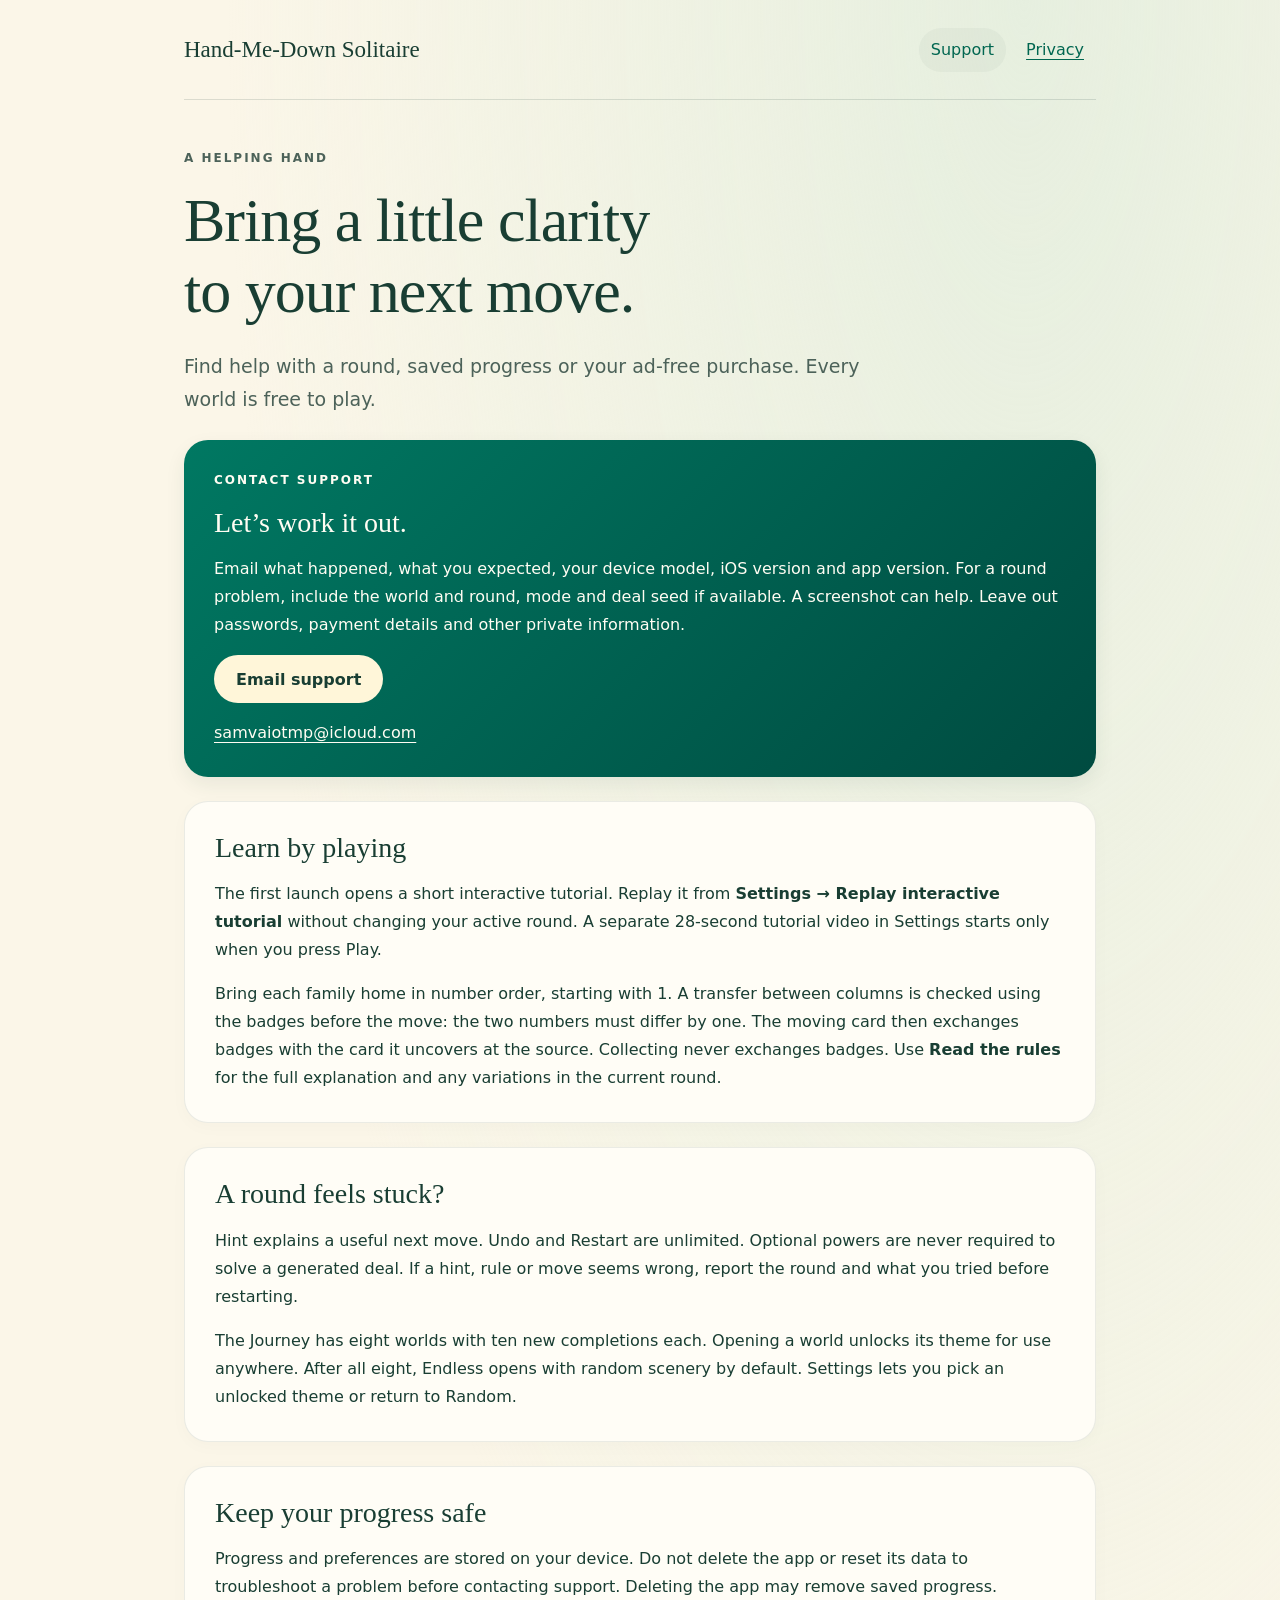
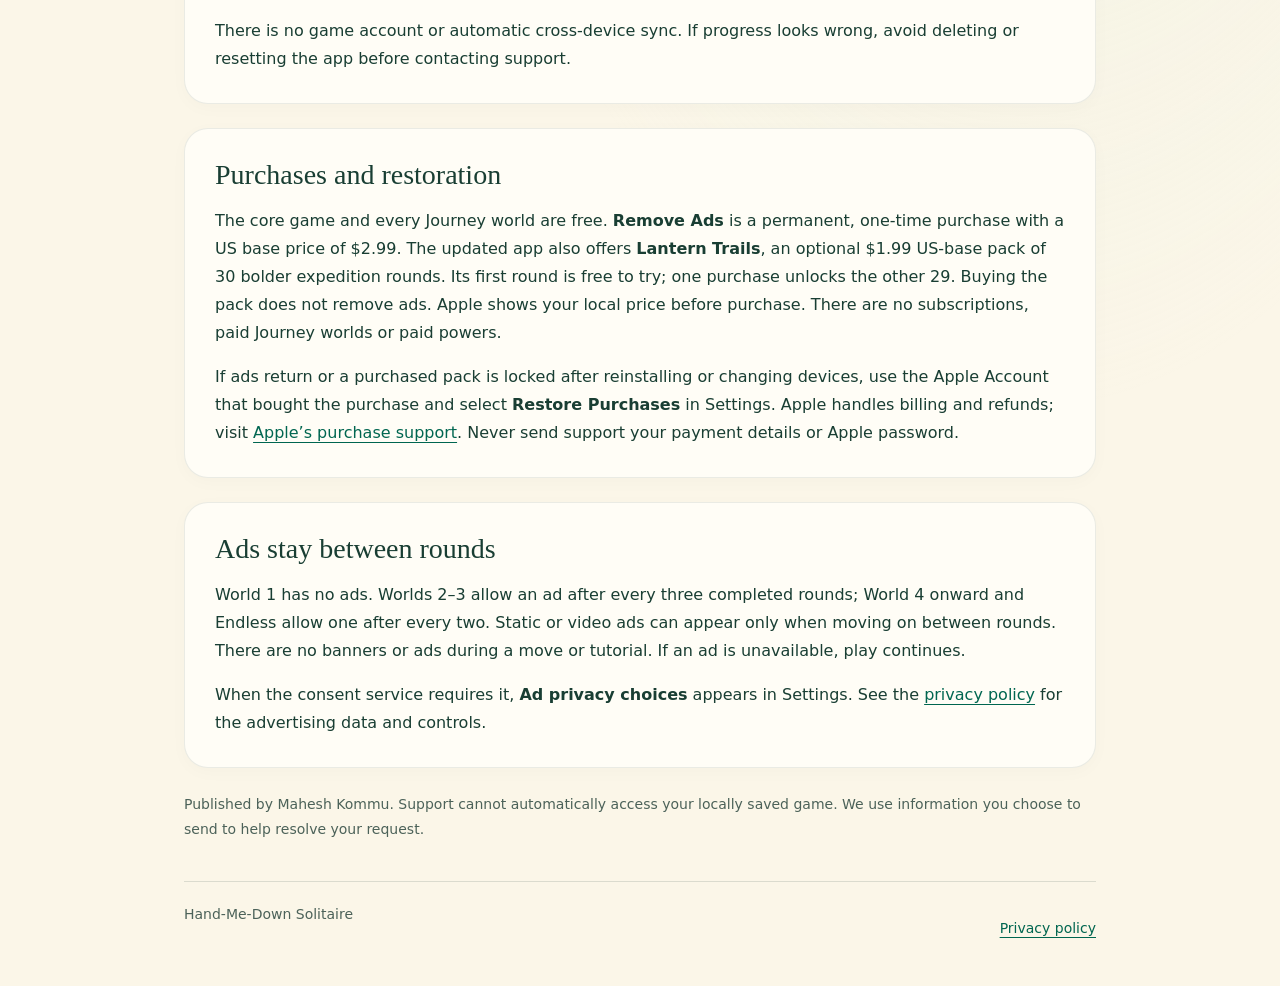
<file: index.html>
<!doctype html>
<html lang="en"><head><meta charset="utf-8"><meta name="viewport" content="width=device-width,initial-scale=1"><title>Support · Hand-Me-Down Solitaire</title><meta name="description" content="Help with Hand-Me-Down Solitaire: rules, saved progress, tutorials, purchases and ad choices."><meta name="theme-color" content="#006650"><link rel="canonical" href="https://samvaio00.github.io/hand-me-down-support/"><link rel="stylesheet" href="site.css"></head><body><a class="skip" href="#main">Skip to content</a><div class="shell"><header><a class="brand" href="./">Hand-Me-Down Solitaire</a><nav aria-label="Support pages"><a href="./" aria-current="page">Support</a><a href="privacy.html">Privacy</a></nav></header><main id="main"><p class="eyebrow">A helping hand</p><h1>Bring a little clarity<br>to your next move.</h1><p class="intro">Find help with a round, saved progress or your ad-free purchase. Every world is free to play.</p>
<section class="hero" aria-labelledby="contact"><p class="eyebrow">Contact support</p><h2 id="contact">Let’s work it out.</h2><p>Email what happened, what you expected, your device model, iOS version and app version. For a round problem, include the world and round, mode and deal seed if available. A screenshot can help. Leave out passwords, payment details and other private information.</p><a class="button" href="mailto:samvaiotmp@icloud.com?subject=Hand-Me-Down%20Solitaire%20support">Email support</a><p style="margin-top:16px;margin-bottom:0"><a href="mailto:samvaiotmp@icloud.com">samvaiotmp@icloud.com</a></p></section>
<section class="card"><h2>Learn by playing</h2><p>The first launch opens a short interactive tutorial. Replay it from <strong>Settings → Replay interactive tutorial</strong> without changing your active round. A separate 28-second tutorial video in Settings starts only when you press Play.</p><p>Bring each family home in number order, starting with 1. A transfer between columns is checked using the badges before the move: the two numbers must differ by one. The moving card then exchanges badges with the card it uncovers at the source. Collecting never exchanges badges. Use <strong>Read the rules</strong> for the full explanation and any variations in the current round.</p></section>
<section class="card"><h2>A round feels stuck?</h2><p>Hint explains a useful next move. Undo and Restart are unlimited. Optional powers are never required to solve a generated deal. If a hint, rule or move seems wrong, report the round and what you tried before restarting.</p><p>The Journey has eight worlds with ten new completions each. Opening a world unlocks its theme for use anywhere. After all eight, Endless opens with random scenery by default. Settings lets you pick an unlocked theme or return to Random.</p></section>
<section class="card"><h2>Keep your progress safe</h2><p>Progress and preferences are stored on your device. Do not delete the app or reset its data to troubleshoot a problem before contacting support. Deleting the app may remove saved progress.</p><p>There is no game account or automatic cross-device sync. If progress looks wrong, avoid deleting or resetting the app before contacting support.</p></section>
<section class="card"><h2>Purchases and restoration</h2><p>The core game and every Journey world are free. <strong>Remove Ads</strong> is a permanent, one-time purchase with a US base price of $2.99. The updated app also offers <strong>Lantern Trails</strong>, an optional $1.99 US-base pack of 30 bolder expedition rounds. Its first round is free to try; one purchase unlocks the other 29. Buying the pack does not remove ads. Apple shows your local price before purchase. There are no subscriptions, paid Journey worlds or paid powers.</p><p>If ads return or a purchased pack is locked after reinstalling or changing devices, use the Apple Account that bought the purchase and select <strong>Restore Purchases</strong> in Settings. Apple handles billing and refunds; visit <a href="https://reportaproblem.apple.com/">Apple’s purchase support</a>. Never send support your payment details or Apple password.</p></section>
<section class="card"><h2>Ads stay between rounds</h2><p>World 1 has no ads. Worlds 2–3 allow an ad after every three completed rounds; World 4 onward and Endless allow one after every two. Static or video ads can appear only when moving on between rounds. There are no banners or ads during a move or tutorial. If an ad is unavailable, play continues.</p><p>When the consent service requires it, <strong>Ad privacy choices</strong> appears in Settings. See the <a href="privacy.html#advertising">privacy policy</a> for the advertising data and controls.</p></section>
<p class="note">Published by Mahesh Kommu. Support cannot automatically access your locally saved game. We use information you choose to send to help resolve your request.</p></main><footer><span>Hand-Me-Down Solitaire</span><a href="privacy.html">Privacy policy</a></footer></div></body></html>
</file>
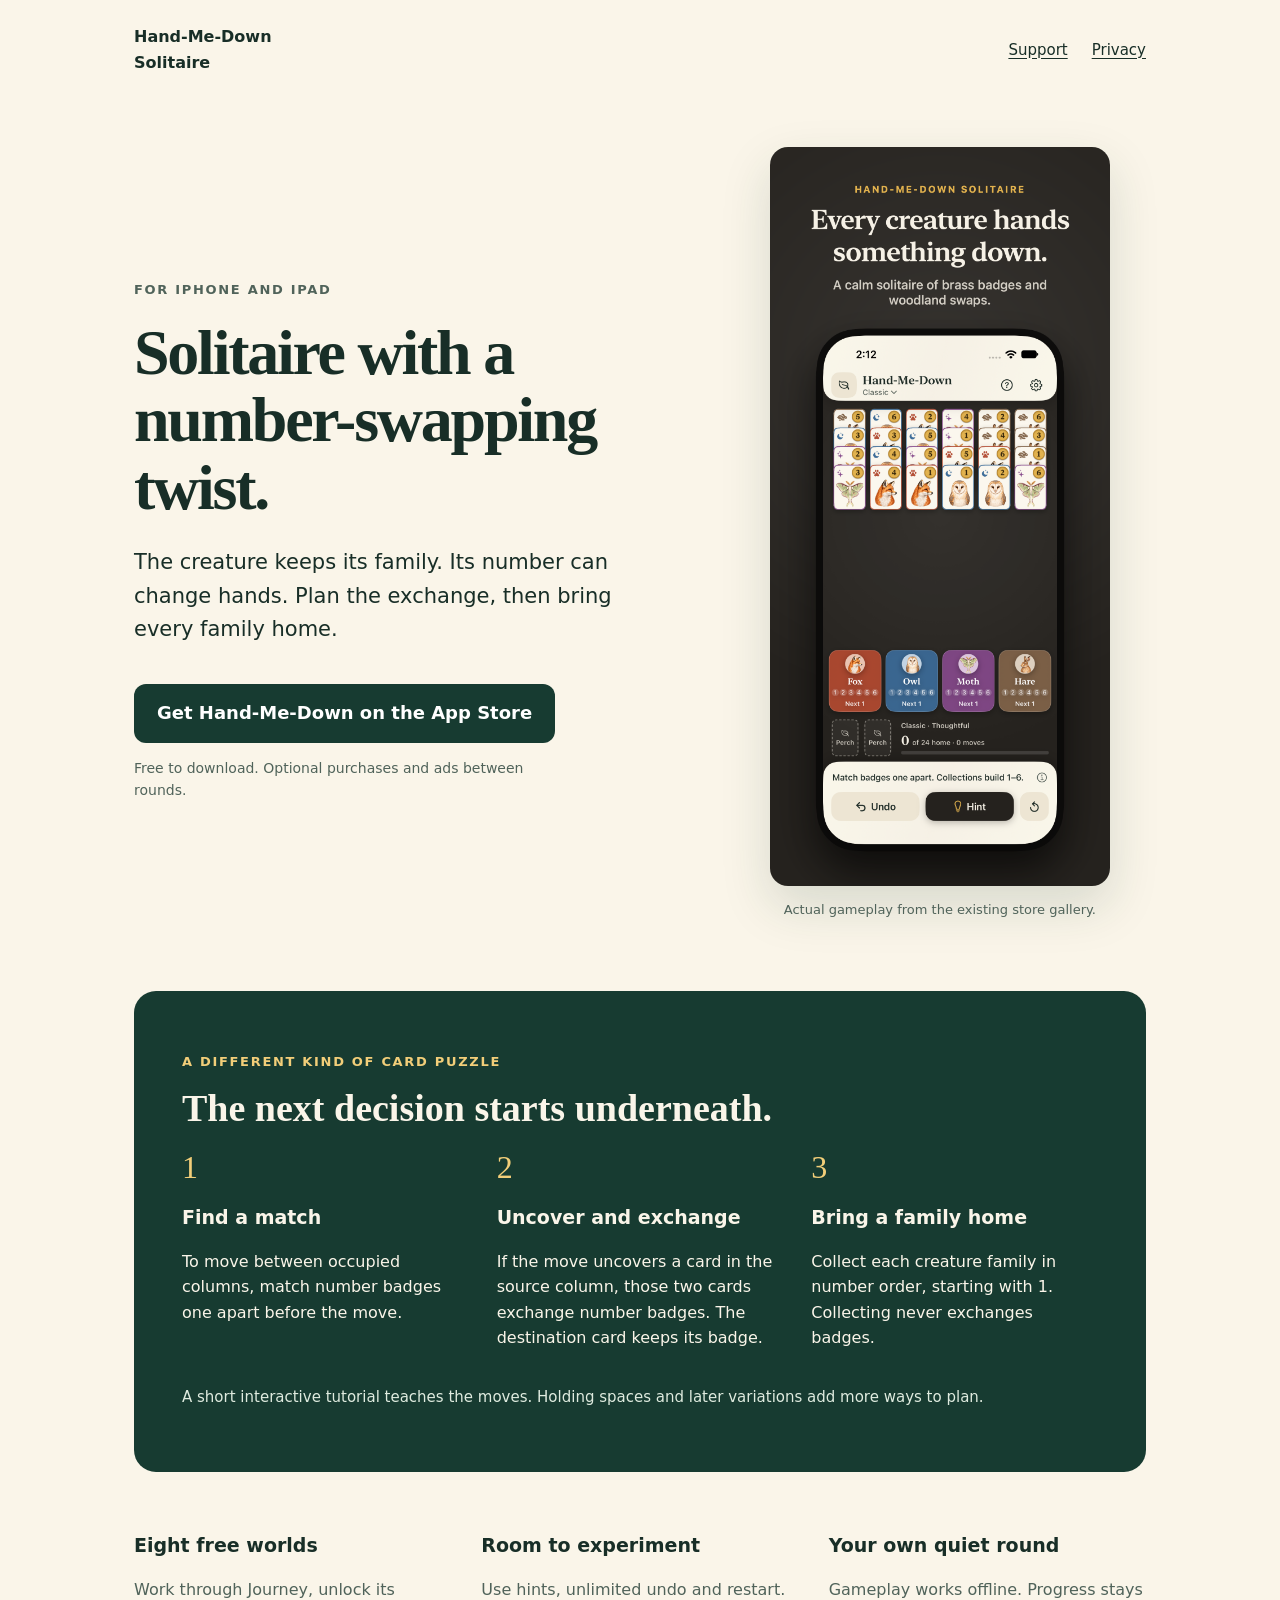
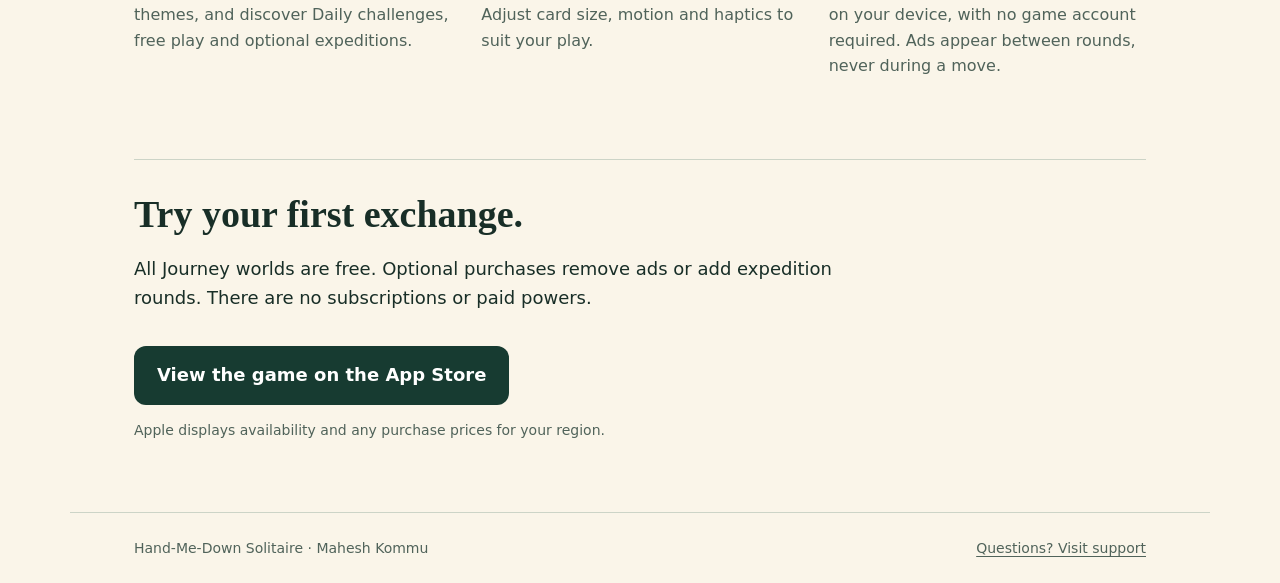
<file: play.html>
<!doctype html>
<html lang="en">
<head>
<meta charset="utf-8">
<meta name="viewport" content="width=device-width, initial-scale=1">
<title>Hand-Me-Down Solitaire · A woodland card puzzle</title>
<meta name="description" content="A solitaire puzzle with a number-swapping twist. Explore eight free worlds, use hints and unlimited undo, and play offline on iPhone and iPad.">
<meta name="theme-color" content="#173b31">
<style>
:root{color-scheme:light;--forest:#173b31;--paper:#faf5e9;--ink:#182e27;--gold:#f2ce79;--muted:#50635a}*{box-sizing:border-box}body{margin:0;background:var(--paper);color:var(--ink);font:18px/1.6 system-ui,-apple-system,sans-serif}a{color:inherit;text-underline-offset:.2em}a:focus-visible,summary:focus-visible{outline:3px solid #bc6234;outline-offset:5px}.skip{position:absolute;left:16px;top:-100px;background:white;padding:12px;z-index:2}.skip:focus{top:12px}header,main,footer{max-width:1140px;margin:auto;padding:24px clamp(20px,5vw,64px)}header{display:flex;justify-content:space-between;gap:20px;align-items:center}.brand{font-weight:750;text-decoration:none;font-size:16px}nav{display:flex;gap:24px;font-size:15px}.hero{display:grid;grid-template-columns:1.3fr 1fr;align-items:center;gap:clamp(24px,5vw,72px);padding:24px 0 56px}.eyebrow{color:var(--muted);font-size:13px;font-weight:750;letter-spacing:.13em;text-transform:uppercase}h1{font:600 clamp(38px,5vw,64px)/1.06 Georgia,serif;letter-spacing:-.035em;margin:18px 0 24px}h2{font:600 clamp(28px,3vw,38px)/1.18 Georgia,serif;margin:0 0 16px}h3{font-size:19px;line-height:1.3}.intro{font-size:21px;max-width:37ch}.cta{display:inline-block;background:var(--forest);color:white;border-radius:12px;padding:15px 23px;text-decoration:none;font-weight:700;min-height:48px;margin-top:16px}.fine{font-size:14px;color:var(--muted);max-width:45ch}figure{margin:0;text-align:center}figure img{display:block;width:100%;max-width:340px;height:auto;margin:auto;border-radius:18px;box-shadow:0 20px 50px #173b3126}figcaption{font-size:13px;color:var(--muted);margin:14px 0}.rule{background:var(--forest);color:var(--paper);padding:clamp(24px,5vw,48px);border-radius:22px}.rule .eyebrow{color:var(--gold)}.steps{display:grid;grid-template-columns:repeat(3,1fr);gap:28px;padding:0;list-style:none;counter-reset:step}.steps li{counter-increment:step}.steps li:before{content:counter(step);display:block;color:var(--gold);font:32px Georgia,serif}.steps p{font-size:16px}.note{font-size:15px;color:#dfebdf}.features{display:grid;grid-template-columns:repeat(3,1fr);gap:30px;margin:42px 0 64px}.features p{font-size:16px;color:var(--muted)}.close{border-top:1px solid #ccd4c7;padding:32px 0}.close p{max-width:62ch}footer{display:flex;justify-content:space-between;flex-wrap:wrap;gap:20px;border-top:1px solid #ccd4c7;font-size:14px;color:var(--muted)}@media(max-width:700px){header{align-items:flex-start}.hero{grid-template-columns:1fr;padding-top:8px;gap:28px}.intro{font-size:19px}figure img{max-width:270px}.steps,.features{grid-template-columns:1fr;gap:16px}.features{margin:32px 0}.steps h3{margin:8px 0}.steps p{margin:8px 0}.hero h1{max-width:12ch}nav{gap:14px}}@media(prefers-reduced-motion:reduce){*{scroll-behavior:auto}}
</style>
</head>
<body>
<a class="skip" href="#main">Skip to content</a>
<header><a class="brand" href="play.html">Hand-Me-Down<br>Solitaire</a><nav aria-label="Game information"><a href="https://samvaio00.github.io/hand-me-down-support/">Support</a><a href="https://samvaio00.github.io/hand-me-down-support/privacy.html">Privacy</a></nav></header>
<main id="main">
<section class="hero" aria-labelledby="headline">
<div><p class="eyebrow">For iPhone and iPad</p><h1>Solitaire with a number-swapping twist.</h1><p class="intro">The creature keeps its family. Its number can change hands. Plan the exchange, then bring every family home.</p><a class="cta" href="https://apps.apple.com/us/app/hand-me-down-solitaire/id6824585582">Get Hand-Me-Down on the App Store</a><p class="fine">Free to download. Optional purchases and ads between rounds.</p></div>
<figure><img src="gameplay.png" width="1206" height="2622" alt="Existing Hand-Me-Down Solitaire store image showing the woodland card table and numbered creature cards."><figcaption>Actual gameplay from the existing store gallery.</figcaption></figure>
</section>
<section class="rule" aria-labelledby="rule-title"><p class="eyebrow">A different kind of card puzzle</p><h2 id="rule-title">The next decision starts underneath.</h2><ol class="steps"><li><h3>Find a match</h3><p>To move between occupied columns, match number badges one apart before the move.</p></li><li><h3>Uncover and exchange</h3><p>If the move uncovers a card in the source column, those two cards exchange number badges. The destination card keeps its badge.</p></li><li><h3>Bring a family home</h3><p>Collect each creature family in number order, starting with 1. Collecting never exchanges badges.</p></li></ol><p class="note">A short interactive tutorial teaches the moves. Holding spaces and later variations add more ways to plan.</p></section>
<section class="features" aria-label="Ways to play"><div><h3>Eight free worlds</h3><p>Work through Journey, unlock its themes, and discover Daily challenges, free play and optional expeditions.</p></div><div><h3>Room to experiment</h3><p>Use hints, unlimited undo and restart. Adjust card size, motion and haptics to suit your play.</p></div><div><h3>Your own quiet round</h3><p>Gameplay works offline. Progress stays on your device, with no game account required. Ads appear between rounds, never during a move.</p></div></section>
<section class="close" aria-labelledby="try-title"><h2 id="try-title">Try your first exchange.</h2><p>All Journey worlds are free. Optional purchases remove ads or add expedition rounds. There are no subscriptions or paid powers.</p><a class="cta" href="https://apps.apple.com/us/app/hand-me-down-solitaire/id6824585582">View the game on the App Store</a><p class="fine">Apple displays availability and any purchase prices for your region.</p></section>
</main>
<footer><span>Hand-Me-Down Solitaire · Mahesh Kommu</span><a href="https://samvaio00.github.io/hand-me-down-support/">Questions? Visit support</a></footer>
</body></html>
</file>
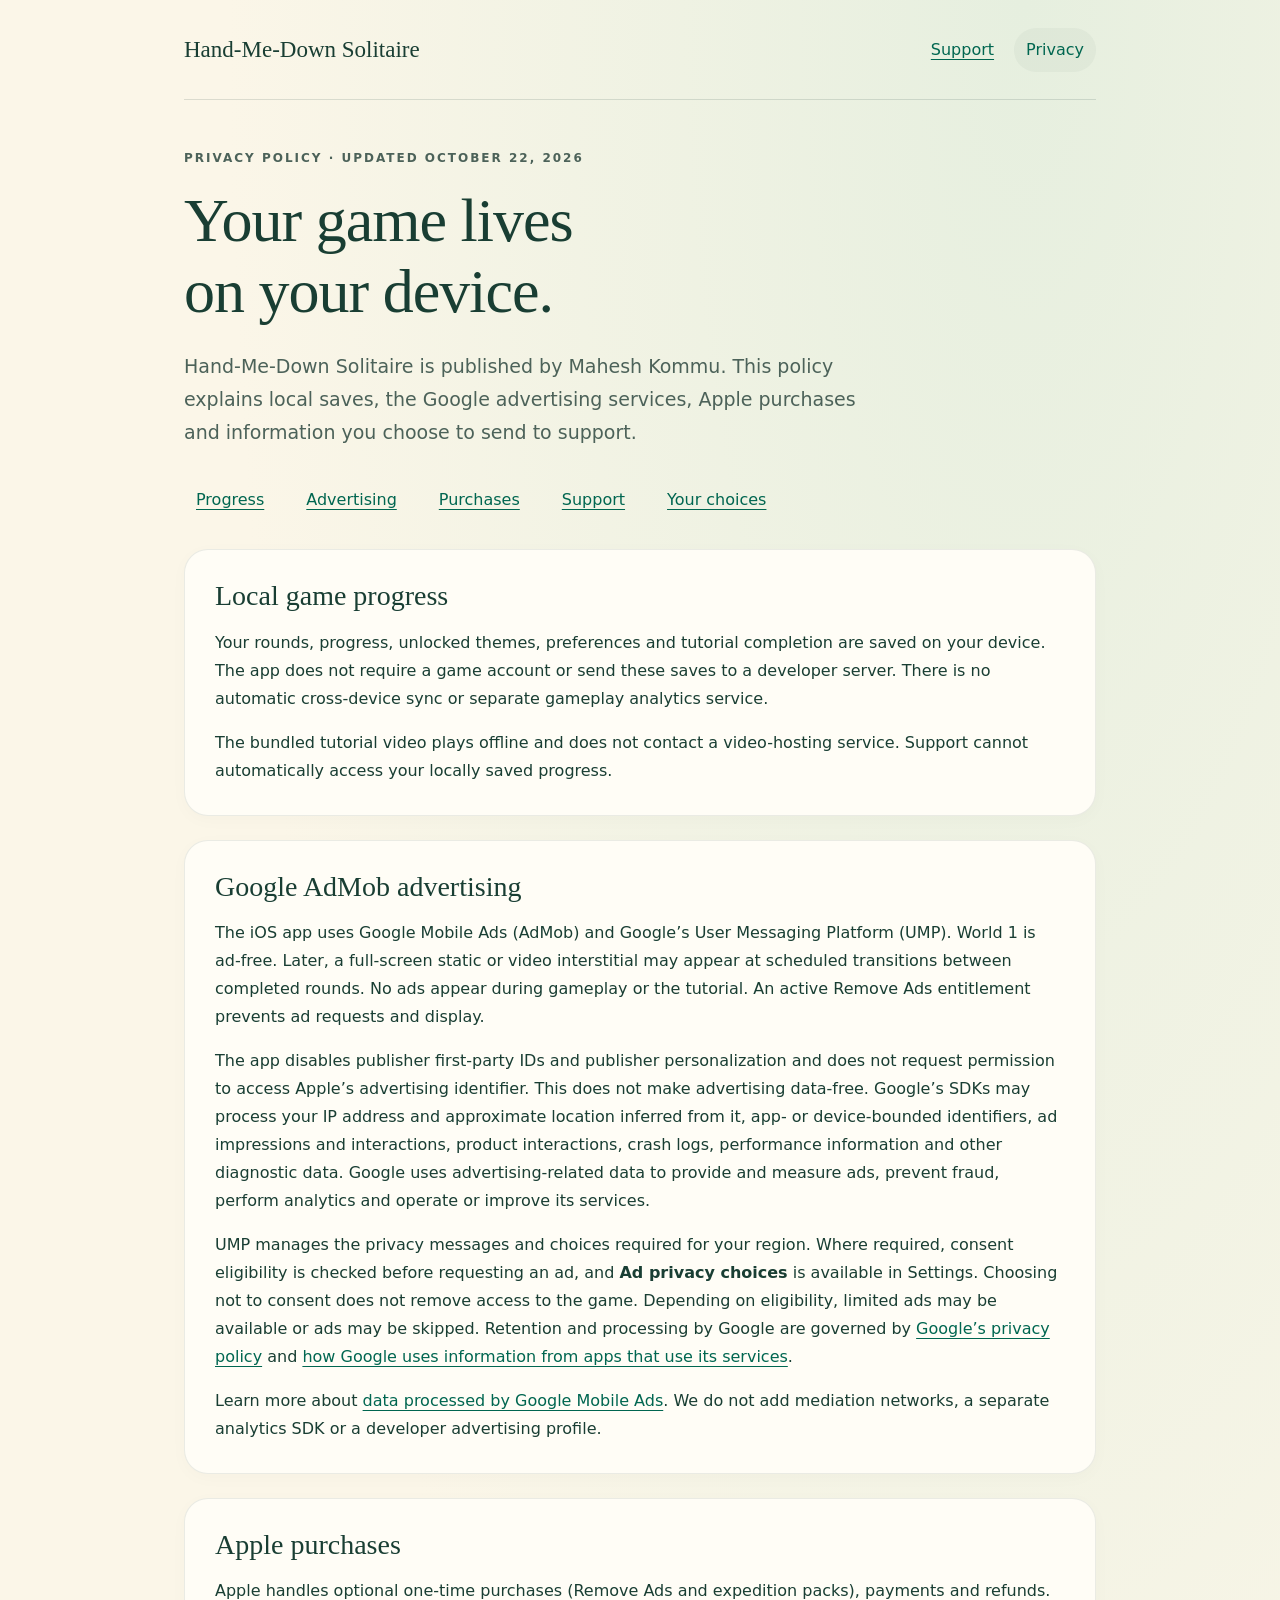
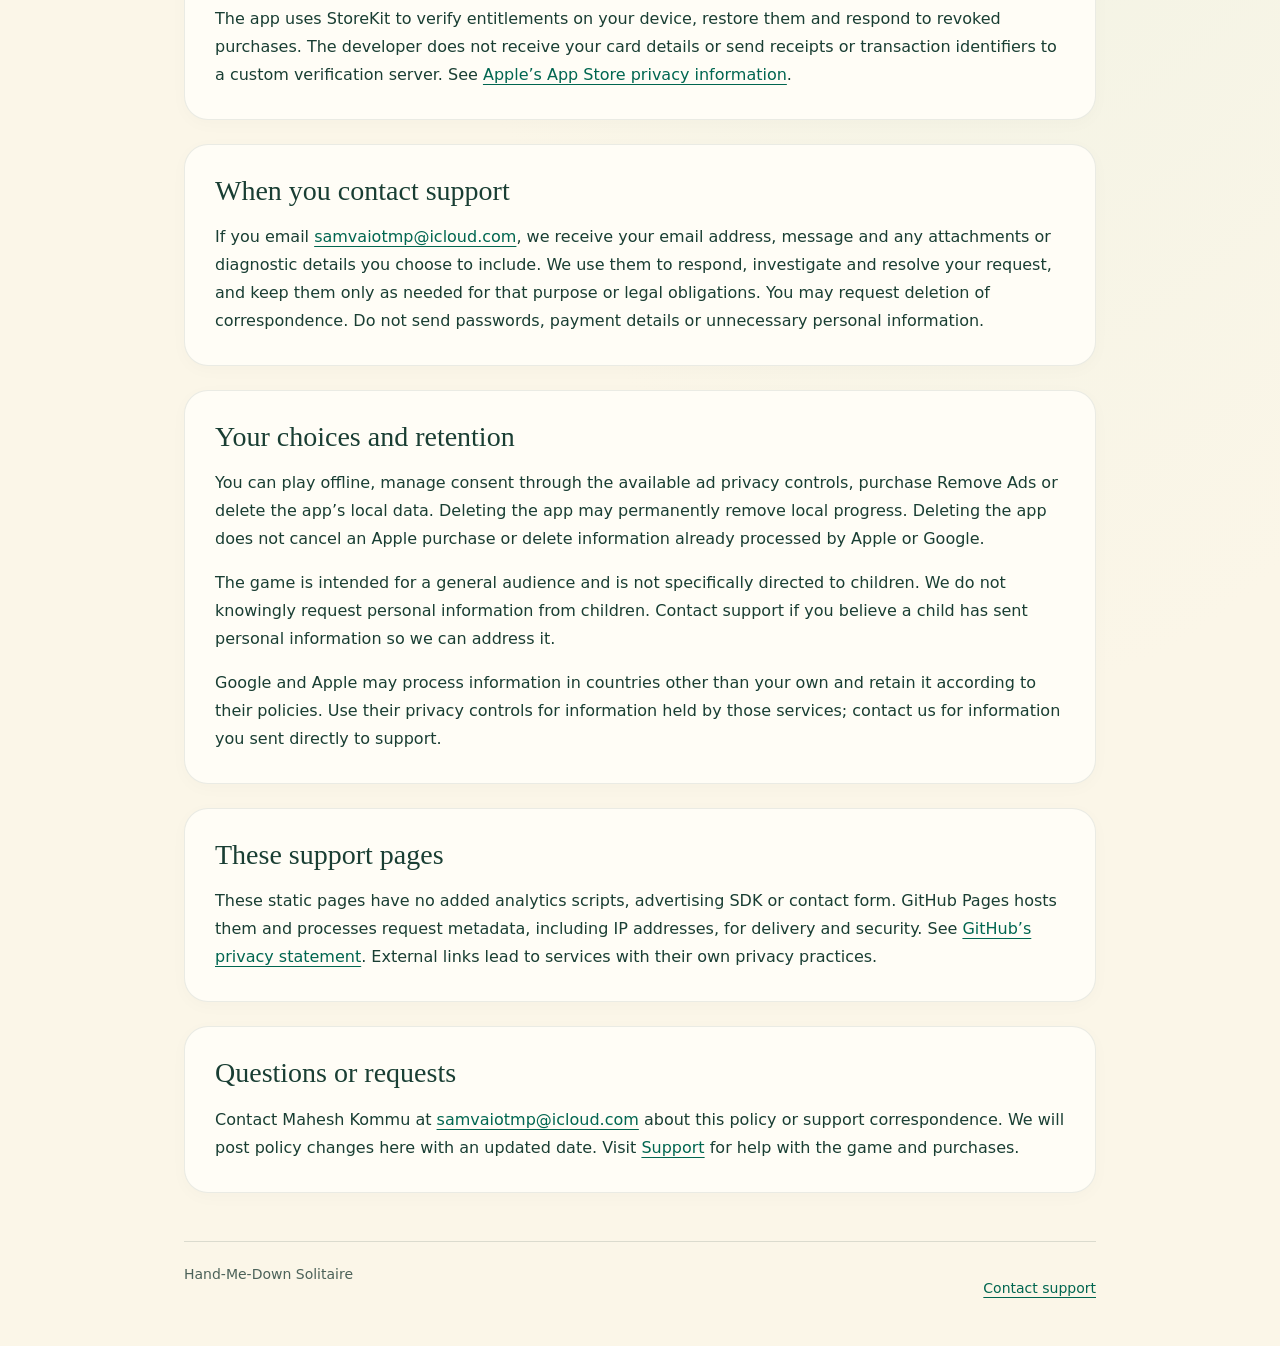
<file: privacy.html>
<!doctype html>
<html lang="en"><head><meta charset="utf-8"><meta name="viewport" content="width=device-width,initial-scale=1"><title>Privacy · Hand-Me-Down Solitaire</title><meta name="description" content="How Hand-Me-Down Solitaire handles local progress, advertising, Apple purchases and support correspondence."><meta name="theme-color" content="#006650"><link rel="canonical" href="https://samvaio00.github.io/hand-me-down-support/privacy.html"><link rel="stylesheet" href="site.css"></head><body><a class="skip" href="#main">Skip to content</a><div class="shell"><header><a class="brand" href="./">Hand-Me-Down Solitaire</a><nav aria-label="Support pages"><a href="./">Support</a><a href="privacy.html" aria-current="page">Privacy</a></nav></header><main id="main"><p class="eyebrow">Privacy policy · Updated October 22, 2026</p><h1>Your game lives<br>on your device.</h1><p class="intro">Hand-Me-Down Solitaire is published by Mahesh Kommu. This policy explains local saves, the Google advertising services, Apple purchases and information you choose to send to support.</p><nav class="contents" aria-label="Policy sections"><a href="#progress">Progress</a><a href="#advertising">Advertising</a><a href="#purchases">Purchases</a><a href="#support">Support</a><a href="#choices">Your choices</a></nav>
<section id="progress" class="card"><h2>Local game progress</h2><p>Your rounds, progress, unlocked themes, preferences and tutorial completion are saved on your device. The app does not require a game account or send these saves to a developer server. There is no automatic cross-device sync or separate gameplay analytics service.</p><p>The bundled tutorial video plays offline and does not contact a video-hosting service. Support cannot automatically access your locally saved progress.</p></section>
<section id="advertising" class="card"><h2>Google AdMob advertising</h2><p>The iOS app uses Google Mobile Ads (AdMob) and Google’s User Messaging Platform (UMP). World 1 is ad-free. Later, a full-screen static or video interstitial may appear at scheduled transitions between completed rounds. No ads appear during gameplay or the tutorial. An active Remove Ads entitlement prevents ad requests and display.</p><p>The app disables publisher first-party IDs and publisher personalization and does not request permission to access Apple’s advertising identifier. This does not make advertising data-free. Google’s SDKs may process your IP address and approximate location inferred from it, app- or device-bounded identifiers, ad impressions and interactions, product interactions, crash logs, performance information and other diagnostic data. Google uses advertising-related data to provide and measure ads, prevent fraud, perform analytics and operate or improve its services.</p><p>UMP manages the privacy messages and choices required for your region. Where required, consent eligibility is checked before requesting an ad, and <strong>Ad privacy choices</strong> is available in Settings. Choosing not to consent does not remove access to the game. Depending on eligibility, limited ads may be available or ads may be skipped. Retention and processing by Google are governed by <a href="https://policies.google.com/privacy">Google’s privacy policy</a> and <a href="https://policies.google.com/technologies/partner-sites">how Google uses information from apps that use its services</a>.</p><p>Learn more about <a href="https://developers.google.com/admob/ios/privacy/data-disclosure">data processed by Google Mobile Ads</a>. We do not add mediation networks, a separate analytics SDK or a developer advertising profile.</p></section>
<section id="purchases" class="card"><h2>Apple purchases</h2><p>Apple handles optional one-time purchases (Remove Ads and expedition packs), payments and refunds. The app uses StoreKit to verify entitlements on your device, restore them and respond to revoked purchases. The developer does not receive your card details or send receipts or transaction identifiers to a custom verification server. See <a href="https://www.apple.com/legal/privacy/data/en/app-store/">Apple’s App Store privacy information</a>.</p></section>
<section id="support" class="card"><h2>When you contact support</h2><p>If you email <a href="mailto:samvaiotmp@icloud.com">samvaiotmp@icloud.com</a>, we receive your email address, message and any attachments or diagnostic details you choose to include. We use them to respond, investigate and resolve your request, and keep them only as needed for that purpose or legal obligations. You may request deletion of correspondence. Do not send passwords, payment details or unnecessary personal information.</p></section>
<section id="choices" class="card"><h2>Your choices and retention</h2><p>You can play offline, manage consent through the available ad privacy controls, purchase Remove Ads or delete the app’s local data. Deleting the app may permanently remove local progress. Deleting the app does not cancel an Apple purchase or delete information already processed by Apple or Google.</p><p>The game is intended for a general audience and is not specifically directed to children. We do not knowingly request personal information from children. Contact support if you believe a child has sent personal information so we can address it.</p><p>Google and Apple may process information in countries other than your own and retain it according to their policies. Use their privacy controls for information held by those services; contact us for information you sent directly to support.</p></section>
<section class="card"><h2>These support pages</h2><p>These static pages have no added analytics scripts, advertising SDK or contact form. GitHub Pages hosts them and processes request metadata, including IP addresses, for delivery and security. See <a href="https://docs.github.com/en/site-policy/privacy-policies/github-general-privacy-statement">GitHub’s privacy statement</a>. External links lead to services with their own privacy practices.</p></section>
<section class="card"><h2>Questions or requests</h2><p>Contact Mahesh Kommu at <a href="mailto:samvaiotmp@icloud.com">samvaiotmp@icloud.com</a> about this policy or support correspondence. We will post policy changes here with an updated date. Visit <a href="./">Support</a> for help with the game and purchases.</p></section></main><footer><span>Hand-Me-Down Solitaire</span><a href="mailto:samvaiotmp@icloud.com">Contact support</a></footer></div></body></html>
</file>
<file: site.css>
:root{color-scheme:light;--ink:#193e33;--muted:#4c6259;--paper:#fbf6e8;--green:#006650;--line:#193e3324;font-family:system-ui,-apple-system,BlinkMacSystemFont,'Segoe UI',sans-serif;color:var(--ink);background:var(--paper)}*{box-sizing:border-box}body{margin:0;background:radial-gradient(ellipse at 80% 0,#e6efdf 0,transparent 55%),var(--paper);min-height:100vh}a{color:var(--green);text-underline-offset:4px;overflow-wrap:anywhere}a:focus-visible,summary:focus-visible{outline:3px solid #936710;outline-offset:4px}.skip{position:absolute;top:-80px;left:20px;padding:12px;background:white}.skip:focus{top:12px}.shell{max-width:960px;margin:auto;padding:0 24px}header{display:flex;justify-content:space-between;align-items:center;gap:20px;border-bottom:1px solid var(--line);min-height:100px}.brand{font-family:Georgia,serif;font-size:23px;text-decoration:none;color:var(--ink)}nav{display:flex;gap:8px}nav a{display:inline-flex;align-items:center;min-height:44px;padding:8px 12px;border-radius:24px}nav a[aria-current=page]{background:#193e330a;text-decoration:none}main{padding:48px 0 24px}.eyebrow{text-transform:uppercase;letter-spacing:2px;font-size:12px;font-weight:650;color:var(--muted)}h1,h2{font-family:Georgia,serif;font-weight:400;line-height:1.15}h1{font-size:clamp(38px,7vw,62px);max-width:760px;margin:12px 0 22px;letter-spacing:-1px}h2{font-size:28px;margin:0 0 16px}p,li{line-height:1.75;font-size:16px}p{margin:0 0 16px}.intro{font-size:19px;color:var(--muted);max-width:700px}.hero,.card{border-radius:24px;padding:30px;margin:24px 0}.hero{background:linear-gradient(135deg,#007862,#004b40);color:#fffdf3;box-shadow:0 8px 20px #193e3314}.hero .eyebrow,.hero a{color:#fffdf3}.button{display:inline-flex;align-items:center;justify-content:center;min-height:48px;padding:12px 22px;background:#fff6d9;color:#193e33!important;text-decoration:none;border-radius:28px;font-weight:650}.card{background:#fffdf6;border:1px solid #193e3317;box-shadow:0 4px 18px #193e3306}.card>:last-child{margin-bottom:0}.contents{display:flex;flex-wrap:wrap;gap:4px 18px;margin:28px 0}.contents a{display:inline-flex;align-items:center;min-height:44px}.note{font-size:14px;color:var(--muted)}li{margin:7px 0}footer{padding:24px 0 36px;display:flex;justify-content:space-between;gap:16px;border-top:1px solid var(--line);color:var(--muted);font-size:14px}footer a{min-height:44px;display:inline-flex;align-items:center}section[id]{scroll-margin-top:24px}@media(max-width:600px){header{flex-wrap:wrap;gap:4px;padding:18px 0}.brand{font-size:21px}nav a{padding:8px 10px}main{padding-top:30px}.card,.hero{padding:24px 20px}footer{flex-direction:column;gap:0}}
</file>
